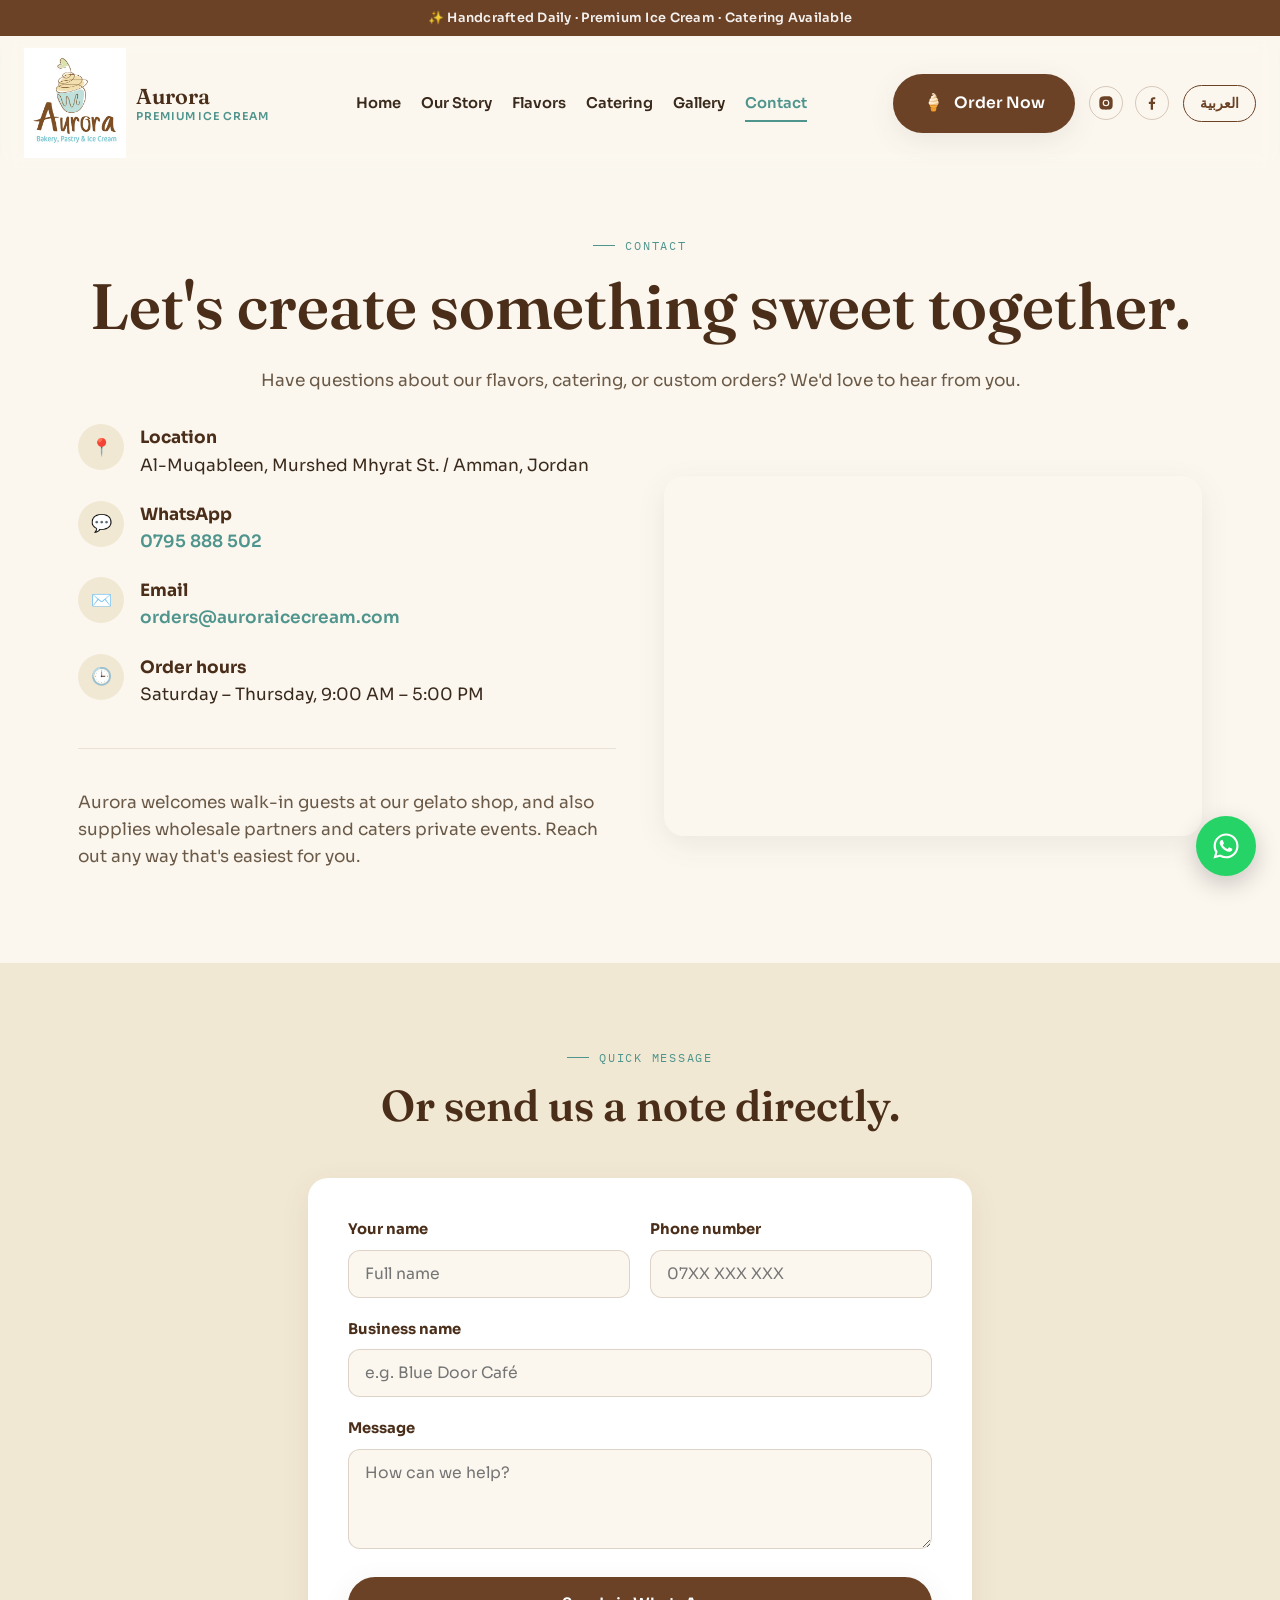
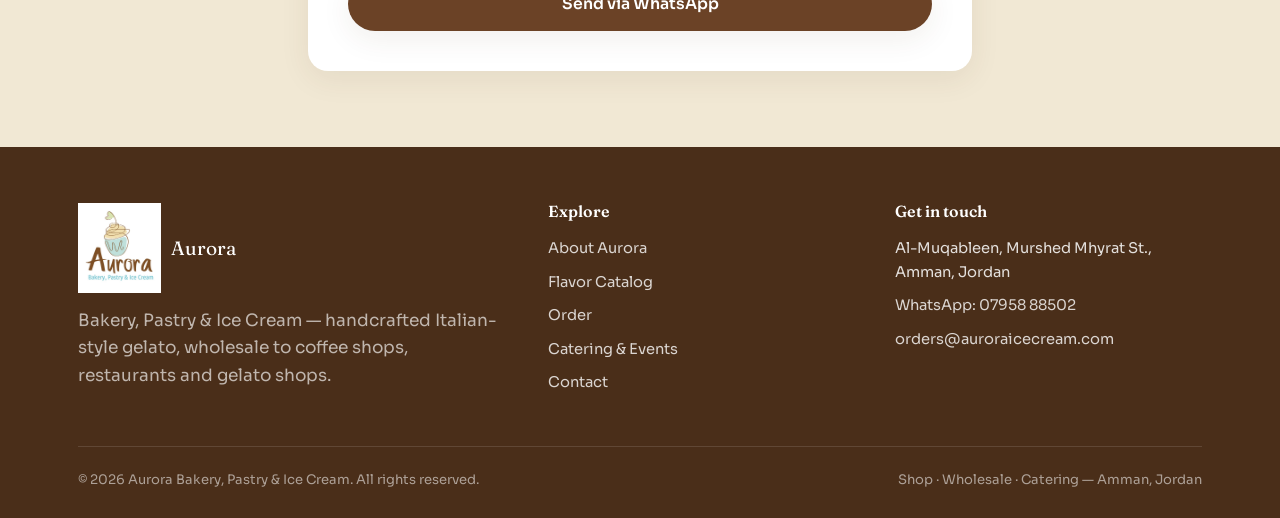
<file: contact.html>
<!DOCTYPE html>
<html lang="en">
<head>
<meta charset="UTF-8">
<meta name="viewport" content="width=device-width, initial-scale=1.0">
<title>Contact Aurora — Wholesale Ice Cream, Amman</title>
<meta name="description" content="Get in touch with Aurora for wholesale Italian ice cream orders. Located in Al-Muqableen, Amman. Reach us by WhatsApp, phone or email.">
<link rel="icon" href="assets/logo.jpg">
<link rel="preconnect" href="https://fonts.googleapis.com">
<link rel="preconnect" href="https://fonts.gstatic.com" crossorigin>
<link href="https://fonts.googleapis.com/css2?family=Fraunces:ital,opsz,wght@0,9..144,500;0,9..144,600;1,9..144,500&family=Sora:wght@400;500;600;700&family=IBM+Plex+Mono:wght@500&family=Cairo:wght@400;500;600;700&display=swap" rel="stylesheet">
<link rel="stylesheet" href="css/main.css">
</head>
<body>

<div class="announce-bar" data-i18n="announce.bar">✨ Handcrafted Daily · Premium Ice Cream · Catering Available</div>
<header class="site-header">
  <div class="nav-inner">
    <a href="index.html" class="brand"><img src="assets/logo.jpg" alt="Aurora logo"><span class="brand-text"><span class="brand-name">Aurora</span><span class="brand-tagline" data-i18n="brand.tagline">Premium Ice Cream</span></span></a>
    <nav class="primary-nav">
      <a href="index.html" data-i18n="nav.home">Home</a>
      <a href="about.html" data-i18n="nav.about">Our Story</a>
      <a href="flavors.html" data-i18n="nav.flavors">Flavors</a>
      <a href="catering.html" data-i18n="nav.catering">Catering</a>
      <a href="gallery.html" data-i18n="nav.gallery">Gallery</a>
      <a href="contact.html" class="active" data-i18n="nav.contact">Contact</a>
    </nav>
    <div class="nav-cta">
      <a href="order.html" class="btn btn-primary"><span class="btn-icon" aria-hidden="true">🍦</span><span class="btn-text" data-i18n="nav.cta.quote">Order Now</span></a>
      <div class="social-icons">
        <a href="https://www.instagram.com/auroraicecream.jo/" target="_blank" rel="noopener" aria-label="Instagram"><svg viewBox="0 0 24 24"><path d="M12 2c2.7 0 3.05.01 4.12.06 1.07.05 1.79.22 2.43.46.66.25 1.22.6 1.77 1.15.55.55.9 1.11 1.15 1.77.24.64.41 1.36.46 2.43.05 1.07.06 1.42.06 4.12s-.01 3.05-.06 4.12c-.05 1.07-.22 1.79-.46 2.43a4.9 4.9 0 0 1-1.15 1.77 4.9 4.9 0 0 1-1.77 1.15c-.64.24-1.36.41-2.43.46-1.07.05-1.42.06-4.12.06s-3.05-.01-4.12-.06c-1.07-.05-1.79-.22-2.43-.46a4.9 4.9 0 0 1-1.77-1.15 4.9 4.9 0 0 1-1.15-1.77c-.24-.64-.41-1.36-.46-2.43C2.01 15.05 2 14.7 2 12s.01-3.05.06-4.12c.05-1.07.22-1.79.46-2.43.25-.66.6-1.22 1.15-1.77A4.9 4.9 0 0 1 5.44 2.53c.64-.24 1.36-.41 2.43-.46C8.95 2.01 9.3 2 12 2zm0 5a5 5 0 1 0 0 10 5 5 0 0 0 0-10zm0 8.2a3.2 3.2 0 1 1 0-6.4 3.2 3.2 0 0 1 0 6.4zm5.2-8.4a1.17 1.17 0 1 1-2.34 0 1.17 1.17 0 0 1 2.34 0z"/></svg></a>
        <a href="https://www.facebook.com/100029105186446" target="_blank" rel="noopener" aria-label="Facebook"><svg viewBox="0 0 24 24"><path d="M13.5 22v-8.5h2.85l.43-3.31H13.5V8.06c0-.96.27-1.61 1.64-1.61h1.75V3.5c-.3-.04-1.34-.13-2.55-.13-2.52 0-4.25 1.54-4.25 4.36v2.44H7.24v3.31h2.85V22h3.41z"/></svg></a>
      </div>
      <button class="lang-toggle" data-i18n="lang.toggle">العربية</button>
      <button class="menu-toggle" aria-label="Toggle menu" aria-expanded="false"><span></span><span></span><span></span></button>
    </div>
  </div>
</header>

<section class="page-hero">
  <div class="wrap">
    <span class="eyebrow" style="justify-content:center" data-i18n="contact.eyebrow">Contact</span>
    <h1 data-i18n="contact.h1.v2">Let's create something sweet together.</h1>
    <p data-i18n="contact.p.v2">Have questions about our flavors, catering, or custom orders? We'd love to hear from you.</p>
  </div>
</section>

<section style="padding-top:10px">
  <div class="wrap two-col">
    <div>
      <ul class="contact-info-list">
        <li>
          <div class="ci-icon">📍</div>
          <div>
            <strong data-i18n="contact.location.title">Location</strong>
            <span data-i18n="contact.location.value">Al-Muqableen, Murshed Mhyrat St. / Amman, Jordan</span>
          </div>
        </li>
        <li>
          <div class="ci-icon">💬</div>
          <div>
            <strong data-i18n="contact.whatsapp.title">WhatsApp</strong>
            <a href="#" data-whatsapp-link data-whatsapp-text="Hello Aurora, I'd like to ask about wholesale ice cream orders." style="color:var(--teal-deep);font-weight:600"><bdi>0795 888 502</bdi></a>
          </div>
        </li>
        <li>
          <div class="ci-icon">✉️</div>
          <div>
            <strong data-i18n="contact.email.title">Email</strong>
            <a href="#" data-email-link style="color:var(--teal-deep);font-weight:600">orders@auroraicecream.com</a>
          </div>
        </li>
        <li>
          <div class="ci-icon">🕒</div>
          <div>
            <strong data-i18n="contact.hours.title">Order hours</strong>
            <span data-i18n="contact.hours.value">Sunday – Thursday, 9:00 AM – 5:00 PM</span>
          </div>
        </li>
      </ul>
      <hr class="divider-line">
      <p data-i18n="contact.note.v2">Aurora welcomes walk-in guests at our gelato shop, and also supplies wholesale partners and caters private events. Reach out any way that's easiest for you.</p>
    </div>
    <iframe class="map-frame" loading="lazy" referrerpolicy="no-referrer-when-downgrade"
      src="https://www.google.com/maps?q=Al-Muqableen,+Murshed+Mhyrat+St,+Amman,+Jordan&output=embed"
      title="Aurora location map"></iframe>
  </div>
</section>

<section class="section-deep">
  <div class="wrap" style="max-width:720px">
    <div class="section-head center">
      <span class="eyebrow" style="justify-content:center" data-i18n="contact.quickmsg.eyebrow">Quick message</span>
      <h2 data-i18n="contact.quickmsg.h2">Or send us a note directly.</h2>
    </div>
    <form class="form-card" data-whatsapp-form>
      <div class="form-grid-2">
        <div class="form-row">
          <label for="c-name" data-i18n="contact.label.name">Your name</label>
          <input type="text" id="c-name" name="name" data-label="Name" placeholder="Full name" required>
        </div>
        <div class="form-row">
          <label for="c-phone" data-i18n="contact.label.phone">Phone number</label>
          <input type="tel" id="c-phone" name="phone" data-label="Phone" placeholder="07XX XXX XXX" required>
        </div>
      </div>
      <div class="form-row">
        <label for="c-business" data-i18n="contact.label.business">Business name</label>
        <input type="text" id="c-business" name="business" data-label="Business" placeholder="e.g. Blue Door Café">
      </div>
      <div class="form-row">
        <label for="c-message" data-i18n="contact.label.message">Message</label>
        <textarea id="c-message" name="message" data-label="Message" placeholder="How can we help?" required></textarea>
      </div>
      <button type="submit" class="btn btn-primary btn-block" data-i18n="contact.submit">Send via WhatsApp</button>
      <div class="form-status"></div>
    </form>
  </div>
</section>

<footer>
  <div class="wrap">
    <div class="footer-grid">
      <div>
        <div class="footer-brand"><img src="assets/logo.jpg" alt="Aurora logo"><span>Aurora</span></div>
        <p style="color:rgba(255,255,255,0.65)" data-i18n="footer.tagline">Bakery, Pastry &amp; Ice Cream — handcrafted Italian-style gelato, wholesale to coffee shops, restaurants and gelato shops.</p>
      </div>
      <div>
        <h4 data-i18n="footer.explore">Explore</h4>
        <ul class="footer-list">
          <li><a href="about.html" data-i18n="footer.about">About Aurora</a></li>
          <li><a href="flavors.html" data-i18n="footer.catalog">Flavor Catalog</a></li>
          <li><a href="order.html" data-i18n="footer.order">Order</a></li>
          <li><a href="catering.html" data-i18n="footer.catering">Catering & Events</a></li>
          <li><a href="contact.html" data-i18n="footer.contact">Contact</a></li>
        </ul>
      </div>
      <div>
        <h4 data-i18n="footer.touch">Get in touch</h4>
        <ul class="footer-list">
          <li data-i18n="footer.location">Al-Muqableen, Murshed Mhyrat St., Amman, Jordan</li>
          <li><a href="#" data-whatsapp-link data-whatsapp-text="Hello Aurora, I'd like to ask about wholesale ice cream orders."><span data-i18n="footer.whatsapp.label">WhatsApp:</span> <bdi>07958 88502</bdi></a></li>
          <li><a href="#" data-email-link>orders@auroraicecream.com</a></li>
        </ul>
      </div>
    </div>
    <div class="footer-bottom">
      <span>© <span data-year></span> <span data-i18n="footer.rights">Aurora Bakery, Pastry &amp; Ice Cream. All rights reserved.</span></span>
      <span data-i18n="footer.tagline2">Shop · Wholesale · Catering — Amman, Jordan</span>
    </div>
  </div>
</footer>

<a href="#" class="wa-float" data-whatsapp-link data-whatsapp-text="Hello Aurora, I'd like to ask about wholesale ice cream orders." aria-label="Chat on WhatsApp">
  <svg width="30" height="30" viewBox="0 0 24 24" fill="white"><path d="M12.04 2c-5.5 0-9.96 4.46-9.96 9.96 0 1.76.46 3.48 1.34 5L2 22l5.2-1.36a9.94 9.94 0 0 0 4.84 1.24h.01c5.5 0 9.96-4.46 9.96-9.96S17.55 2 12.04 2zm0 18.1h-.01a8.2 8.2 0 0 1-4.18-1.15l-.3-.18-3.09.81.82-3-.2-.31a8.22 8.22 0 0 1-1.26-4.37c0-4.54 3.7-8.24 8.25-8.24 2.2 0 4.27.86 5.83 2.42a8.18 8.18 0 0 1 2.41 5.83c0 4.54-3.7 8.24-8.25 8.24zm4.52-6.17c-.25-.12-1.47-.72-1.7-.81-.23-.08-.4-.12-.56.13-.17.25-.65.81-.79.97-.15.17-.29.19-.54.06-.25-.12-1.05-.39-2-1.23-.74-.66-1.24-1.47-1.39-1.72-.14-.25-.02-.38.11-.51.11-.11.25-.29.37-.43.12-.14.16-.25.25-.41.08-.17.04-.31-.02-.43-.06-.12-.56-1.35-.77-1.85-.2-.48-.41-.42-.56-.43-.14 0-.31-.01-.48-.01-.17 0-.43.06-.66.31-.23.25-.86.85-.86 2.06 0 1.22.89 2.4 1.01 2.56.12.17 1.75 2.67 4.24 3.74.59.26 1.05.41 1.41.52.59.19 1.13.16 1.56.1.48-.07 1.47-.6 1.67-1.18.21-.58.21-1.07.15-1.18-.06-.1-.23-.17-.48-.29z"/></svg>
</a>

<script src="js/i18n.js"></script>
<script src="js/main.js"></script>
</body>
</html>
</file>
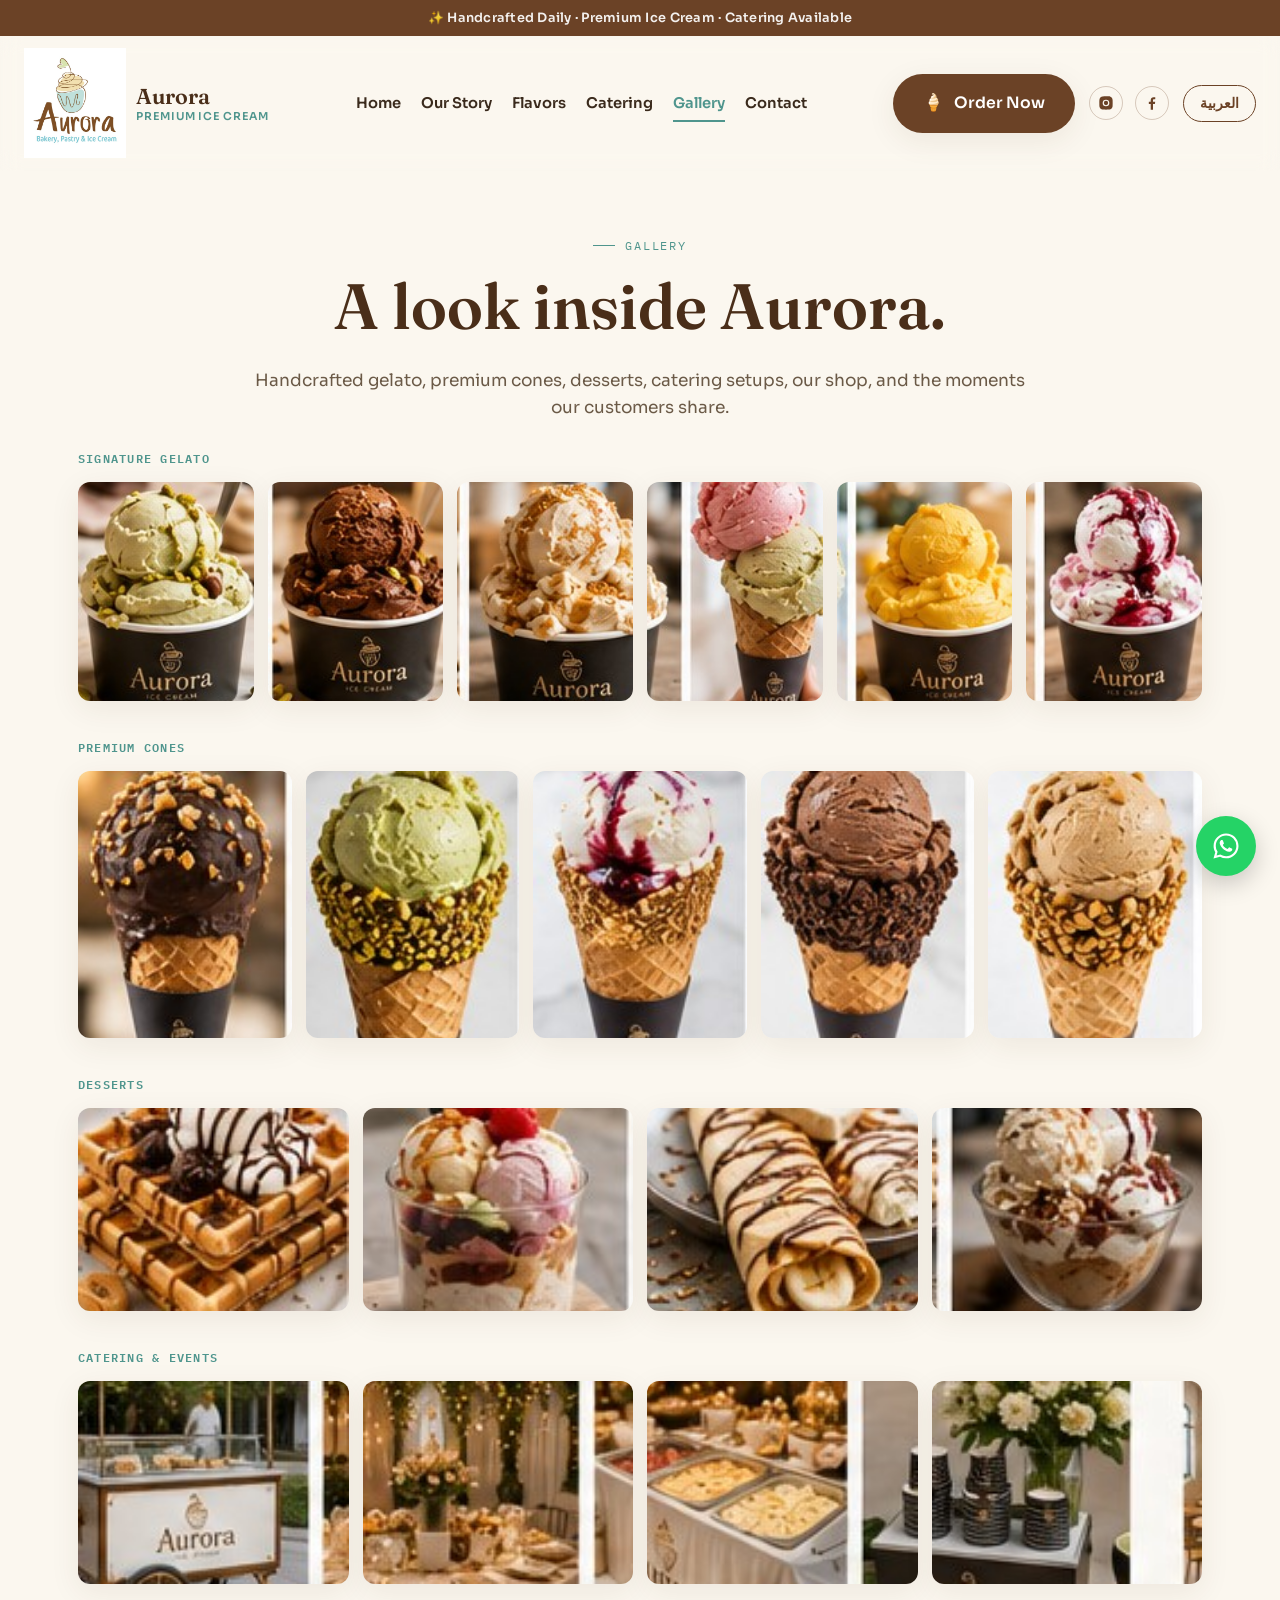
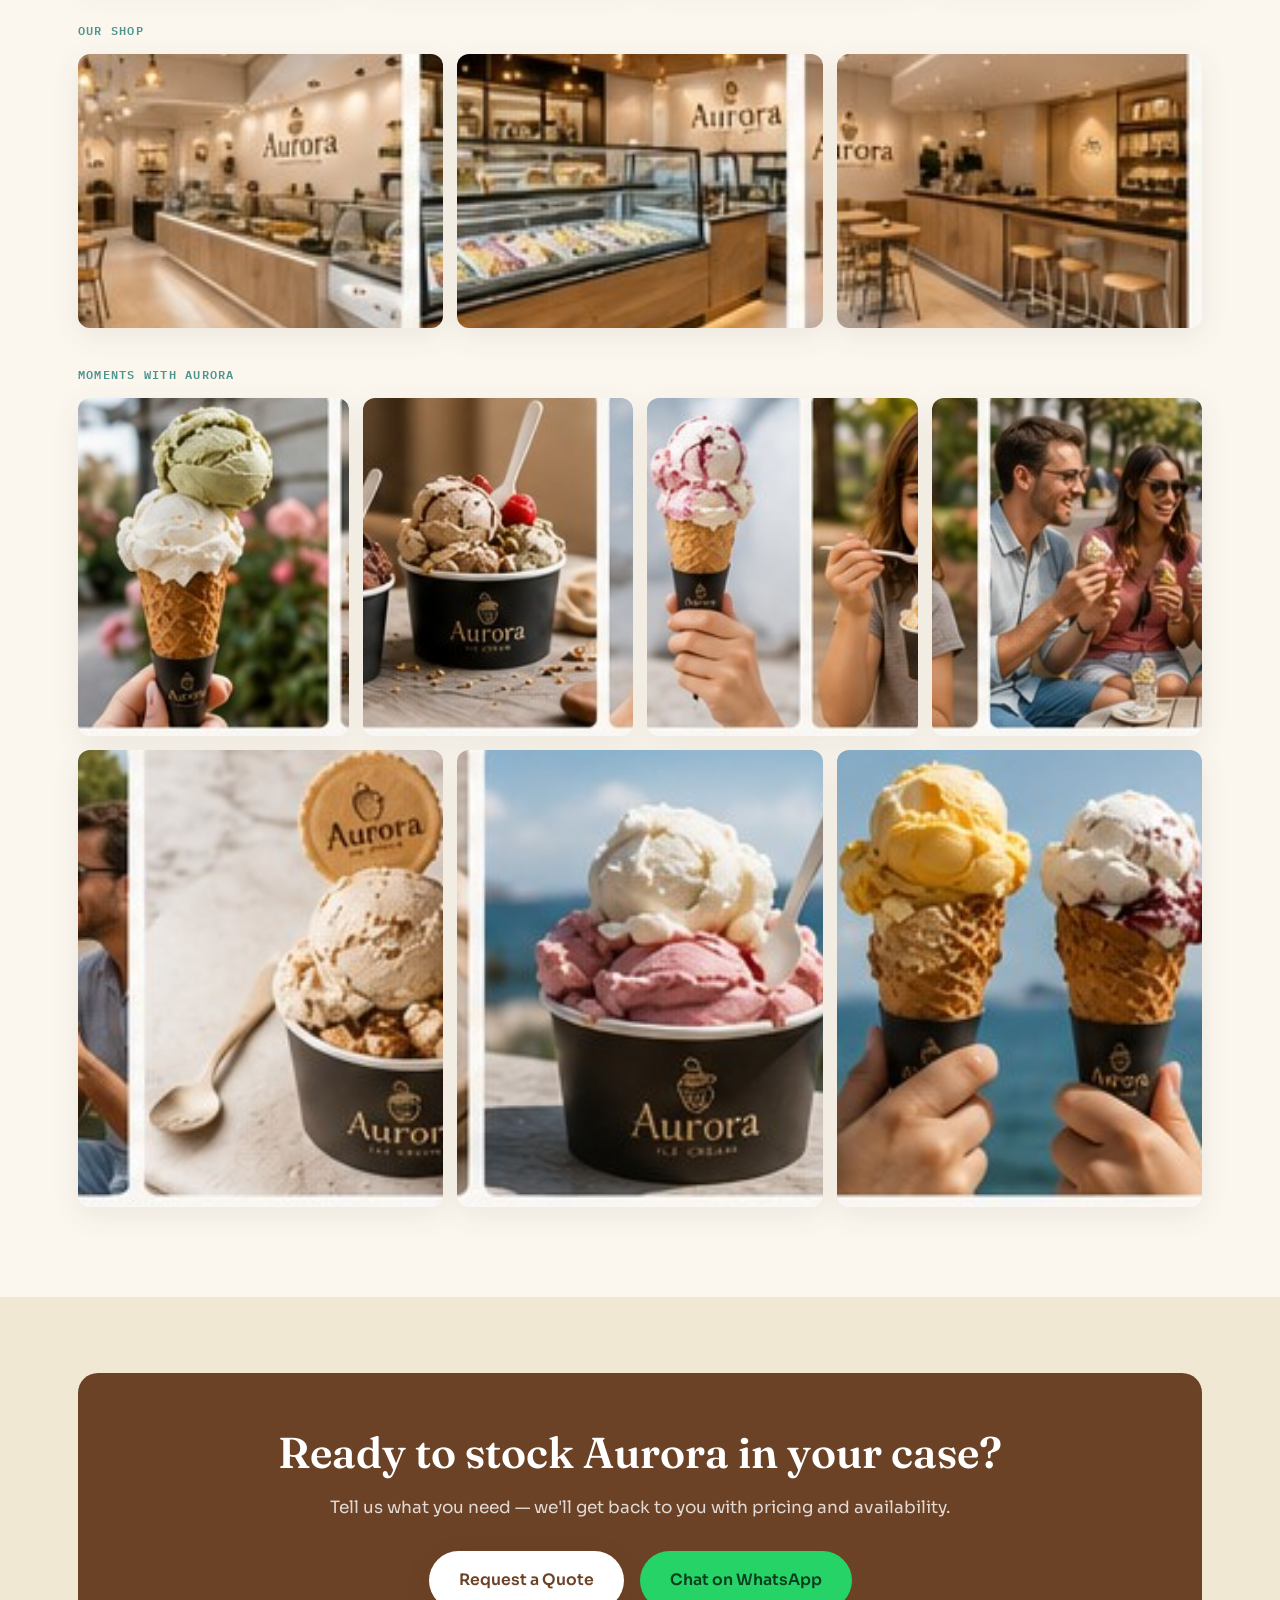
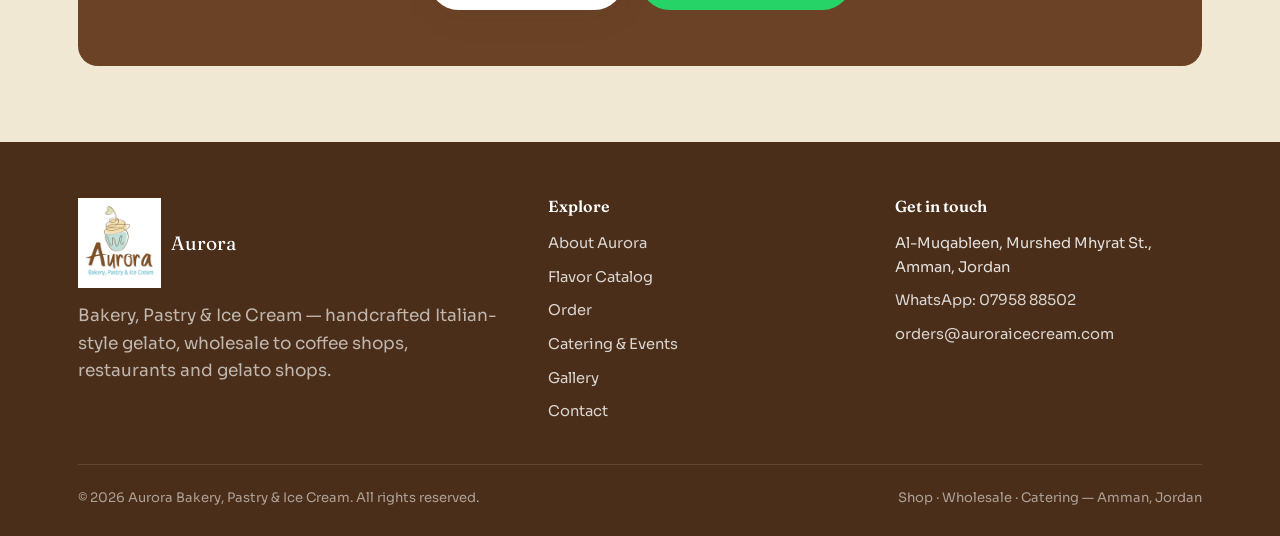
<file: gallery.html>
<!DOCTYPE html>
<html lang="en">
<head>
<meta charset="UTF-8">
<meta name="viewport" content="width=device-width, initial-scale=1.0">
<title>Gallery — Aurora Premium Ice Cream</title>
<meta name="description" content="A look at Aurora's handcrafted gelato, premium cones, desserts, catering setups, our shop, and the moments our customers share.">
<link rel="icon" href="assets/logo.jpg">
<link rel="preconnect" href="https://fonts.googleapis.com">
<link rel="preconnect" href="https://fonts.gstatic.com" crossorigin>
<link href="https://fonts.googleapis.com/css2?family=Fraunces:ital,opsz,wght@0,9..144,500;0,9..144,600;1,9..144,500&family=Sora:wght@400;500;600;700&family=IBM+Plex+Mono:wght@500&family=Cairo:wght@400;500;600;700&display=swap" rel="stylesheet">
<link rel="stylesheet" href="css/main.css">
</head>
<body>

<div class="announce-bar" data-i18n="announce.bar">✨ Handcrafted Daily · Premium Ice Cream · Catering Available</div>
<header class="site-header">
  <div class="nav-inner">
    <a href="index.html" class="brand"><img src="assets/logo.jpg" alt="Aurora logo"><span class="brand-text"><span class="brand-name">Aurora</span><span class="brand-tagline" data-i18n="brand.tagline">Premium Ice Cream</span></span></a>
    <nav class="primary-nav">
      <a href="index.html" data-i18n="nav.home">Home</a>
      <a href="about.html" data-i18n="nav.about">Our Story</a>
      <a href="flavors.html" data-i18n="nav.flavors">Flavors</a>
      <a href="catering.html" data-i18n="nav.catering">Catering</a>
      <a href="gallery.html" class="active" data-i18n="nav.gallery">Gallery</a>
      <a href="contact.html" data-i18n="nav.contact">Contact</a>
    </nav>
    <div class="nav-cta">
      <a href="order.html" class="btn btn-primary"><span class="btn-icon" aria-hidden="true">🍦</span><span class="btn-text" data-i18n="nav.cta.quote">Order Now</span></a>
      <div class="social-icons">
        <a href="https://www.instagram.com/auroraicecream.jo/" target="_blank" rel="noopener" aria-label="Instagram"><svg viewBox="0 0 24 24"><path d="M12 2c2.7 0 3.05.01 4.12.06 1.07.05 1.79.22 2.43.46.66.25 1.22.6 1.77 1.15.55.55.9 1.11 1.15 1.77.24.64.41 1.36.46 2.43.05 1.07.06 1.42.06 4.12s-.01 3.05-.06 4.12c-.05 1.07-.22 1.79-.46 2.43a4.9 4.9 0 0 1-1.15 1.77 4.9 4.9 0 0 1-1.77 1.15c-.64.24-1.36.41-2.43.46-1.07.05-1.42.06-4.12.06s-3.05-.01-4.12-.06c-1.07-.05-1.79-.22-2.43-.46a4.9 4.9 0 0 1-1.77-1.15 4.9 4.9 0 0 1-1.15-1.77c-.24-.64-.41-1.36-.46-2.43C2.01 15.05 2 14.7 2 12s.01-3.05.06-4.12c.05-1.07.22-1.79.46-2.43.25-.66.6-1.22 1.15-1.77A4.9 4.9 0 0 1 5.44 2.53c.64-.24 1.36-.41 2.43-.46C8.95 2.01 9.3 2 12 2zm0 5a5 5 0 1 0 0 10 5 5 0 0 0 0-10zm0 8.2a3.2 3.2 0 1 1 0-6.4 3.2 3.2 0 0 1 0 6.4zm5.2-8.4a1.17 1.17 0 1 1-2.34 0 1.17 1.17 0 0 1 2.34 0z"/></svg></a>
        <a href="https://www.facebook.com/100029105186446" target="_blank" rel="noopener" aria-label="Facebook"><svg viewBox="0 0 24 24"><path d="M13.5 22v-8.5h2.85l.43-3.31H13.5V8.06c0-.96.27-1.61 1.64-1.61h1.75V3.5c-.3-.04-1.34-.13-2.55-.13-2.52 0-4.25 1.54-4.25 4.36v2.44H7.24v3.31h2.85V22h3.41z"/></svg></a>
      </div>
      <button class="lang-toggle" data-i18n="lang.toggle">العربية</button>
      <button class="menu-toggle" aria-label="Toggle menu" aria-expanded="false"><span></span><span></span><span></span></button>
    </div>
  </div>
</header>

<section class="page-hero">
  <div class="wrap">
    <span class="eyebrow" style="justify-content:center" data-i18n="gallery.eyebrow">Gallery</span>
    <h1 data-i18n="gallery.h1">A look inside Aurora.</h1>
    <p data-i18n="gallery.p">Handcrafted gelato, premium cones, desserts, catering setups, our shop, and the moments our customers share.</p>
  </div>
</section>

<section style="padding-top:10px">
  <div class="wrap">

    <h3 class="gallery-section-title" data-i18n="gallery.section.gelato">Signature Gelato</h3>
    <div class="masonry-row">
      <img src="assets/gallery/gelato-1.jpg" alt="Aurora gelato cup">
      <img src="assets/gallery/gelato-2.jpg" alt="Aurora gelato cup">
      <img src="assets/gallery/gelato-3.jpg" alt="Aurora gelato cup">
      <img src="assets/gallery/gelato-4.jpg" alt="Aurora gelato cone">
      <img src="assets/gallery/gelato-5.jpg" alt="Aurora gelato cup">
      <img src="assets/gallery/gelato-6.jpg" alt="Aurora gelato cup">
    </div>

    <h3 class="gallery-section-title" data-i18n="gallery.section.cones">Premium Cones</h3>
    <div class="masonry-row">
      <img src="assets/gallery/cones-1.jpg" alt="Aurora premium cone">
      <img src="assets/gallery/cones-2.jpg" alt="Aurora premium cone">
      <img src="assets/gallery/cones-3.jpg" alt="Aurora premium cone">
      <img src="assets/gallery/cones-4.jpg" alt="Aurora premium cone">
      <img src="assets/gallery/cones-5.jpg" alt="Aurora premium cone">
    </div>

    <h3 class="gallery-section-title" data-i18n="gallery.section.desserts">Desserts</h3>
    <div class="masonry-row wide">
      <img src="assets/gallery/desserts-1.jpg" alt="Aurora dessert creation">
      <img src="assets/gallery/desserts-2.jpg" alt="Aurora dessert creation">
      <img src="assets/gallery/desserts-3.jpg" alt="Aurora dessert creation">
      <img src="assets/gallery/desserts-4.jpg" alt="Aurora dessert creation">
    </div>

    <h3 class="gallery-section-title" data-i18n="gallery.section.catering">Catering &amp; Events</h3>
    <div class="masonry-row wide">
      <img src="assets/gallery/catering-1.jpg" alt="Aurora catering setup">
      <img src="assets/gallery/catering-2.jpg" alt="Aurora catering setup">
      <img src="assets/gallery/catering-3.jpg" alt="Aurora catering setup">
      <img src="assets/gallery/catering-4.jpg" alt="Aurora catering setup">
    </div>

    <h3 class="gallery-section-title" data-i18n="gallery.section.shop">Our Shop</h3>
    <div class="masonry-row wide">
      <img src="assets/gallery/shop-1.jpg" alt="Aurora gelato shop interior">
      <img src="assets/gallery/shop-2.jpg" alt="Aurora gelato shop interior">
      <img src="assets/gallery/shop-3.jpg" alt="Aurora gelato shop interior">
    </div>

    <h3 class="gallery-section-title" data-i18n="gallery.section.lifestyle">Moments with Aurora</h3>
    <div class="masonry-row">
      <img src="assets/gallery/lifestyle-1.jpg" alt="Enjoying Aurora gelato">
      <img src="assets/gallery/lifestyle-2.jpg" alt="Enjoying Aurora gelato">
      <img src="assets/gallery/lifestyle-3.jpg" alt="Enjoying Aurora gelato">
      <img src="assets/gallery/lifestyle-4.jpg" alt="Enjoying Aurora gelato">
    </div>
    <div class="masonry-row" style="margin-top:14px">
      <img src="assets/gallery/lifestyle-5.jpg" alt="Enjoying Aurora gelato">
      <img src="assets/gallery/lifestyle-6.jpg" alt="Enjoying Aurora gelato">
      <img src="assets/gallery/lifestyle-7.jpg" alt="Enjoying Aurora gelato">
    </div>

  </div>
</section>

<section class="section-deep">
  <div class="wrap">
    <div class="cta-band">
      <h2 data-i18n="home.cta2.h2">Ready to stock Aurora in your case?</h2>
      <p data-i18n="home.cta2.p">Tell us what you need — we'll get back to you with pricing and availability.</p>
      <div class="hero-actions">
        <a href="order.html" class="btn btn-primary" style="background:var(--white);color:var(--brown)" data-i18n="home.cta.quote">Request a Quote</a>
        <a href="#" data-whatsapp-link data-whatsapp-text="Hello Aurora, I'd like to ask about wholesale ice cream orders." class="btn btn-whatsapp" data-i18n="home.cta.whatsapp">Chat on WhatsApp</a>
      </div>
    </div>
  </div>
</section>

<footer>
  <div class="wrap">
    <div class="footer-grid">
      <div>
        <div class="footer-brand"><img src="assets/logo.jpg" alt="Aurora logo"><span>Aurora</span></div>
        <p style="color:rgba(255,255,255,0.65)" data-i18n="footer.tagline">Bakery, Pastry &amp; Ice Cream — handcrafted Italian-style gelato, wholesale to coffee shops, restaurants and gelato shops.</p>
      </div>
      <div>
        <h4 data-i18n="footer.explore">Explore</h4>
        <ul class="footer-list">
          <li><a href="about.html" data-i18n="footer.about">About Aurora</a></li>
          <li><a href="flavors.html" data-i18n="footer.catalog">Flavor Catalog</a></li>
          <li><a href="order.html" data-i18n="footer.order">Order</a></li>
          <li><a href="catering.html" data-i18n="footer.catering">Catering & Events</a></li>
          <li><a href="gallery.html" data-i18n="nav.gallery">Gallery</a></li>
          <li><a href="contact.html" data-i18n="footer.contact">Contact</a></li>
        </ul>
      </div>
      <div>
        <h4 data-i18n="footer.touch">Get in touch</h4>
        <ul class="footer-list">
          <li data-i18n="footer.location">Al-Muqableen, Murshed Mhyrat St., Amman, Jordan</li>
          <li><a href="#" data-whatsapp-link data-whatsapp-text="Hello Aurora, I'd like to ask about wholesale ice cream orders."><span data-i18n="footer.whatsapp.label">WhatsApp:</span> <bdi>07958 88502</bdi></a></li>
          <li><a href="#" data-email-link>orders@auroraicecream.com</a></li>
        </ul>
      </div>
    </div>
    <div class="footer-bottom">
      <span>© <span data-year></span> <span data-i18n="footer.rights">Aurora Bakery, Pastry &amp; Ice Cream. All rights reserved.</span></span>
      <span data-i18n="footer.tagline2">Shop · Wholesale · Catering — Amman, Jordan</span>
    </div>
  </div>
</footer>

<a href="#" class="wa-float" data-whatsapp-link data-whatsapp-text="Hello Aurora, I'd like to ask about wholesale ice cream orders." aria-label="Chat on WhatsApp">
  <svg width="30" height="30" viewBox="0 0 24 24" fill="white"><path d="M12.04 2c-5.5 0-9.96 4.46-9.96 9.96 0 1.76.46 3.48 1.34 5L2 22l5.2-1.36a9.94 9.94 0 0 0 4.84 1.24h.01c5.5 0 9.96-4.46 9.96-9.96S17.55 2 12.04 2zm0 18.1h-.01a8.2 8.2 0 0 1-4.18-1.15l-.3-.18-3.09.81.82-3-.2-.31a8.22 8.22 0 0 1-1.26-4.37c0-4.54 3.7-8.24 8.25-8.24 2.2 0 4.27.86 5.83 2.42a8.18 8.18 0 0 1 2.41 5.83c0 4.54-3.7 8.24-8.25 8.24zm4.52-6.17c-.25-.12-1.47-.72-1.7-.81-.23-.08-.4-.12-.56.13-.17.25-.65.81-.79.97-.15.17-.29.19-.54.06-.25-.12-1.05-.39-2-1.23-.74-.66-1.24-1.47-1.39-1.72-.14-.25-.02-.38.11-.51.11-.11.25-.29.37-.43.12-.14.16-.25.25-.41.08-.17.04-.31-.02-.43-.06-.12-.56-1.35-.77-1.85-.2-.48-.41-.42-.56-.43-.14 0-.31-.01-.48-.01-.17 0-.43.06-.66.31-.23.25-.86.85-.86 2.06 0 1.22.89 2.4 1.01 2.56.12.17 1.75 2.67 4.24 3.74.59.26 1.05.41 1.41.52.59.19 1.13.16 1.56.1.48-.07 1.47-.6 1.67-1.18.21-.58.21-1.07.15-1.18-.06-.1-.23-.17-.48-.29z"/></svg>
</a>

<script src="js/i18n.js"></script>
<script src="js/main.js"></script>
</body>
</html>
</file>
<file: css/main.css>
/* =========================================================
   AURORA — Bakery, Pastry & Ice Cream
   Design tokens
   Color   — cream #FBF7EF · cream-deep #F1E9D8 · ink #3A2A1C
             brown #6B4226 · teal #7FC4BD · teal-deep #4F958D
             sage #B9D189 · gold #E9C77E
   Type    — Display: 'Fraunces' (warm italic serif, Italian gelateria feel)
             Body:    'Sora' (clean geometric sans)
             Mono:    'IBM Plex Mono' (product codes / eyebrows)
   Signature — hand-drawn single-line swirl motif echoing the logo's
             line-art scoop, used as section dividers & markers
   ========================================================= */

:root {
  --cream: #FBF7EF;
  --cream-deep: #F1E8D4;
  --ink: #3A2A1C;
  --ink-soft: #6B5A47;
  --brown: #6B4226;
  --brown-deep: #4A2E19;
  --teal: #7FC4BD;
  --teal-deep: #4F958D;
  --sage: #B9D189;
  --sage-deep: #93AC66;
  --gold: #E9C77E;
  --white: #FFFFFF;

  --font-display: 'Fraunces', serif;
  --font-body: 'Sora', sans-serif;
  --font-mono: 'IBM Plex Mono', monospace;

  --radius: 20px;
  --radius-sm: 12px;
  --shadow: 0 8px 30px rgba(74, 46, 25, 0.08);
  --shadow-hover: 0 14px 40px rgba(74, 46, 25, 0.14);
  --maxw: 1180px;
}

* { box-sizing: border-box; }
html { scroll-behavior: smooth; }

@media (prefers-reduced-motion: reduce) {
  html { scroll-behavior: auto; }
  *, *::before, *::after {
    animation-duration: 0.01ms !important;
    animation-iteration-count: 1 !important;
    transition-duration: 0.01ms !important;
    scroll-behavior: auto !important;
  }
}

body {
  margin: 0;
  background: var(--cream);
  color: var(--ink);
  font-family: var(--font-body);
  font-size: 17px;
  line-height: 1.6;
  -webkit-font-smoothing: antialiased;
}

img { max-width: 100%; display: block; }
a { color: inherit; text-decoration: none; }

h1, h2, h3, h4 {
  font-family: var(--font-display);
  font-weight: 600;
  color: var(--brown-deep);
  margin: 0 0 0.4em;
  line-height: 1.12;
}

h1 { font-size: clamp(2.4rem, 5vw, 4rem); font-weight: 600; }
h2 { font-size: clamp(1.9rem, 3.4vw, 2.7rem); }
h3 { font-size: 1.35rem; }

p { margin: 0 0 1em; color: var(--ink-soft); }

.italic-accent {
  font-style: italic;
  color: var(--teal-deep);
}

.wrap {
  max-width: var(--maxw);
  margin: 0 auto;
  padding: 0 28px;
}

.eyebrow {
  font-family: var(--font-mono);
  font-size: 0.78rem;
  letter-spacing: 0.14em;
  text-transform: uppercase;
  color: var(--teal-deep);
  display: inline-flex;
  align-items: center;
  gap: 10px;
  margin-bottom: 14px;
}
.eyebrow::before {
  content: '';
  width: 22px;
  height: 1px;
  background: var(--teal-deep);
  display: inline-block;
}

/* ---------- Buttons ---------- */
.btn {
  display: inline-flex;
  align-items: center;
  gap: 10px;
  font-family: var(--font-body);
  font-weight: 600;
  font-size: 0.98rem;
  padding: 15px 28px;
  border-radius: 999px;
  border: 2px solid transparent;
  cursor: pointer;
  transition: transform 0.18s ease, box-shadow 0.18s ease, background 0.18s ease, color 0.18s ease;
}
.btn:active { transform: translateY(1px); }

.btn-primary {
  background: var(--brown);
  color: var(--white);
  box-shadow: var(--shadow);
}
.btn-primary:hover { background: var(--brown-deep); box-shadow: var(--shadow-hover); transform: translateY(-2px); }

.btn-whatsapp {
  background: #25D366;
  color: #0b3d20;
}
.btn-whatsapp:hover { background: #1ebd5a; transform: translateY(-2px); box-shadow: var(--shadow-hover); }

.btn-outline {
  background: transparent;
  border-color: var(--brown);
  color: var(--brown);
}
.btn-outline:hover { background: var(--brown); color: var(--white); }

.btn-block { width: 100%; justify-content: center; }

/* ---------- Header / Nav ---------- */
header.site-header {
  position: sticky;
  top: 0;
  z-index: 100;
  background: rgba(251, 247, 239, 0.88);
  backdrop-filter: blur(10px);
  border-bottom: 1px solid rgba(107, 66, 38, 0.08);
}
.nav-inner {
  max-width: 1400px;
  margin: 0 auto;
  padding: 12px 24px;
  display: flex;
  align-items: center;
  justify-content: space-between;
  gap: 16px;
}
.brand {
  display: flex;
  align-items: center;
  gap: 10px;
  font-family: var(--font-display);
  font-weight: 600;
  font-size: 1.3rem;
  color: var(--brown-deep);
}
.brand img { height: 110px; width: auto; }

nav.primary-nav { display: flex; align-items: center; gap: 20px; flex-shrink: 0; }
nav.primary-nav a {
  font-size: 0.92rem;
  font-weight: 600;
  color: var(--ink);
  position: relative;
  padding: 4px 0;
  white-space: nowrap;
}
nav.primary-nav a::after {
  content: '';
  position: absolute;
  left: 0; right: 0; bottom: -3px;
  height: 2px;
  background: var(--teal-deep);
  transform: scaleX(0);
  transform-origin: left;
  transition: transform 0.2s ease;
}
nav.primary-nav a:hover::after,
nav.primary-nav a.active::after { transform: scaleX(1); }
nav.primary-nav a.active { color: var(--teal-deep); }

.nav-cta { display: flex; align-items: center; gap: 14px; }
.menu-toggle {
  display: none;
  background: none;
  border: none;
  cursor: pointer;
  padding: 8px;
}
.menu-toggle span {
  display: block;
  width: 24px;
  height: 2px;
  background: var(--brown-deep);
  margin: 5px 0;
  transition: 0.2s;
}

@media (max-width: 1180px) {
  nav.primary-nav {
    position: absolute;
    top: 100%; left: 0; right: 0;
    background: var(--cream);
    flex-direction: column;
    align-items: flex-start;
    gap: 0;
    padding: 8px 28px 20px;
    border-bottom: 1px solid rgba(107,66,38,0.1);
    transform: translateY(-130%);
    transition: transform 0.25s ease;
  }
  nav.primary-nav.open { transform: translateY(0); }
  nav.primary-nav a { padding: 12px 0; width: 100%; white-space: normal; }
  .menu-toggle { display: block; }
  .nav-cta .btn span.btn-text { display: none; }
  .nav-cta .social-icons { display: none; }
}

/* ---------- Hero ---------- */
.hero {
  padding: 64px 0 40px;
  overflow: hidden;
}
.hero-inner {
  display: grid;
  grid-template-columns: 1.1fr 0.9fr;
  gap: 48px;
  align-items: center;
}
.hero h1 { margin-bottom: 20px; }
.hero-lede { font-size: 1.15rem; max-width: 46ch; }
.hero-actions { display: flex; gap: 16px; flex-wrap: wrap; margin-top: 30px; }
.hero-art {
  position: relative;
  background: var(--white);
  border-radius: var(--radius);
  padding: 30px;
  box-shadow: var(--shadow);
  justify-self: center;
}
.hero-art img { width: 100%; max-width: 340px; margin: 0 auto; }

/* ---------- Photo treatments ---------- */
.hero-photo {
  position: relative;
  border-radius: var(--radius);
  overflow: hidden;
  box-shadow: var(--shadow);
  aspect-ratio: 4/5;
}
.hero-photo img { width: 100%; height: 100%; object-fit: cover; }
.hero-photo-badge {
  position: absolute;
  bottom: -18px;
  left: -18px;
  background: var(--white);
  border-radius: 50%;
  padding: 10px;
  box-shadow: var(--shadow-hover);
  width: 92px; height: 92px;
}
@media (max-width: 900px) {
  .hero-photo-badge { left: 50%; transform: translateX(-50%); bottom: -20px; }
}

.card-photo {
  overflow: hidden;
  padding: 0 !important;
}
.card-photo .photo-frame { aspect-ratio: 4/3; overflow: hidden; }
.card-photo .photo-frame img { width: 100%; height: 100%; object-fit: cover; transition: transform 0.4s ease; }
.card-photo:hover .photo-frame img { transform: scale(1.06); }
.card-photo .card-photo-body { padding: 26px; }

.photo-panel {
  border-radius: var(--radius);
  overflow: hidden;
  box-shadow: var(--shadow);
}
.photo-panel img { width: 100%; height: 100%; object-fit: cover; display: block; }

.about-photo-grid {
  display: grid;
  grid-template-columns: 1.2fr 0.8fr;
  gap: 18px;
}
.about-photo-grid .photo-panel:first-child { aspect-ratio: 3/4; }
.about-photo-grid .photo-panel:last-child { aspect-ratio: 3/4; align-self: end; }
@media (max-width: 620px) {
  .about-photo-grid { grid-template-columns: 1fr 1fr; }
}

.banner-photo {
  border-radius: var(--radius);
  overflow: hidden;
  box-shadow: var(--shadow);
  aspect-ratio: 21/8;
  margin-bottom: 20px;
}
.banner-photo img { width: 100%; height: 100%; object-fit: cover; }
@media (max-width: 700px) { .banner-photo { aspect-ratio: 4/3; } }

@media (max-width: 900px) {
  .hero-inner { grid-template-columns: 1fr; text-align: center; }
  .hero-lede { margin-left: auto; margin-right: auto; }
  .hero-actions { justify-content: center; }
  .eyebrow { justify-content: center; }
}

/* ---------- Sections ---------- */
section { padding: 76px 0; }
.section-deep { background: var(--cream-deep); }
.section-head { max-width: 640px; margin-bottom: 48px; }
.section-head.center { margin-left: auto; margin-right: auto; text-align: center; }

/* swirl divider — signature element */
.swirl-divider {
  display: block;
  width: 120px;
  height: 40px;
  margin: 0 auto 28px;
  opacity: 0.85;
}

/* ---------- Cards / grids ---------- */
.grid-3 { display: grid; grid-template-columns: repeat(3, 1fr); gap: 26px; }
.grid-4 { display: grid; grid-template-columns: repeat(4, 1fr); gap: 22px; }
@media (max-width: 900px) { .grid-3 { grid-template-columns: 1fr 1fr; } .grid-4 { grid-template-columns: 1fr 1fr; } }
@media (max-width: 560px) { .grid-3 { grid-template-columns: 1fr; } .grid-4 { grid-template-columns: 1fr; } }

.card {
  background: var(--white);
  border-radius: var(--radius);
  padding: 30px;
  box-shadow: var(--shadow);
  transition: transform 0.2s ease, box-shadow 0.2s ease;
}
.card:hover { transform: translateY(-4px); box-shadow: var(--shadow-hover); }
.card .icon-dot {
  width: 52px; height: 52px;
  border-radius: 50%;
  display: flex; align-items: center; justify-content: center;
  margin-bottom: 18px;
  font-size: 1.5rem;
}

/* ---------- Steps (real sequence -> numbered) ---------- */
.steps { display: grid; grid-template-columns: repeat(3, 1fr); gap: 26px; counter-reset: step; }
@media (max-width: 800px) { .steps { grid-template-columns: 1fr; } }
.step {
  position: relative;
  padding: 32px 26px 26px;
  background: var(--white);
  border-radius: var(--radius);
  box-shadow: var(--shadow);
}
.step::before {
  counter-increment: step;
  content: counter(step, decimal-leading-zero);
  font-family: var(--font-mono);
  font-size: 0.85rem;
  color: var(--teal-deep);
  background: var(--cream-deep);
  padding: 4px 10px;
  border-radius: 999px;
  display: inline-block;
  margin-bottom: 14px;
}

/* ---------- Flavor tiers ---------- */
.tier-tabs {
  display: flex;
  gap: 10px;
  justify-content: center;
  margin-bottom: 40px;
  flex-wrap: wrap;
}
.tier-tab {
  font-family: var(--font-body);
  font-weight: 700;
  font-size: 0.95rem;
  padding: 12px 22px;
  border-radius: 999px;
  border: 2px solid var(--brown);
  background: transparent;
  color: var(--brown);
  cursor: pointer;
  transition: 0.18s ease;
}
.tier-tab.active, .tier-tab:hover { background: var(--brown); color: var(--white); }

.tier-panel { display: none; }
.tier-panel.active { display: block; }

.tier-note {
  text-align: center;
  max-width: 560px;
  margin: 0 auto 36px;
  color: var(--ink-soft);
  font-size: 0.95rem;
}

.flavor-grid {
  display: grid;
  grid-template-columns: repeat(3, 1fr);
  gap: 18px;
}
@media (max-width: 860px) { .flavor-grid { grid-template-columns: repeat(2, 1fr); } }
@media (max-width: 560px) { .flavor-grid { grid-template-columns: 1fr; } }

.flavor-card {
  display: flex;
  align-items: center;
  gap: 16px;
  background: var(--white);
  border-radius: var(--radius-sm);
  padding: 16px 18px;
  box-shadow: var(--shadow);
}
.flavor-card.has-photo { padding: 0; overflow: hidden; align-items: stretch; }
.flavor-card.has-photo .flavor-photo { width: 74px; flex-shrink: 0; overflow: hidden; }
.flavor-card.has-photo .flavor-photo img { width: 100%; height: 100%; object-fit: cover; }
.flavor-card.has-photo .flavor-text { padding: 16px 18px; }
.flavor-icon { width: 54px; height: 54px; flex-shrink: 0; }
.flavor-icon img { width: 100%; height: 100%; display: block; }
/* Default (English site): show English name only, styled as primary */
.flavor-name-ar { display: none; }
.flavor-name-en {
  font-weight: 700;
  color: var(--brown-deep);
  font-size: 1rem;
}
/* Arabic site (RTL): show both, Arabic primary, English secondary */
[dir="rtl"] .flavor-name-ar {
  display: block;
  font-weight: 700;
  color: var(--brown-deep);
  font-size: 1.05rem;
  direction: rtl;
  font-family: var(--font-arabic);
}
[dir="rtl"] .flavor-name-en {
  color: var(--ink-soft);
  font-size: 0.86rem;
  font-weight: 500;
}
.flavor-code {
  font-family: var(--font-mono);
  font-size: 0.68rem;
  color: var(--teal-deep);
  letter-spacing: 0.05em;
}

/* ---------- Who we serve ---------- */
.serve-grid { display: grid; grid-template-columns: repeat(3, 1fr); gap: 26px; }
@media (max-width: 800px) { .serve-grid { grid-template-columns: 1fr; } }

/* ---------- CTA band ---------- */
.cta-band {
  background: var(--brown);
  color: var(--white);
  border-radius: var(--radius);
  padding: 56px;
  text-align: center;
}
.cta-band h2 { color: var(--white); }
.cta-band p { color: rgba(255,255,255,0.8); }
.cta-band .hero-actions { justify-content: center; }

/* ---------- Forms ---------- */
.form-card {
  background: var(--white);
  border-radius: var(--radius);
  box-shadow: var(--shadow);
  padding: 40px;
}
@media (max-width: 560px) { .form-card { padding: 26px; } }

.form-row { margin-bottom: 20px; }
.form-row label {
  display: block;
  font-weight: 700;
  font-size: 0.92rem;
  color: var(--brown-deep);
  margin-bottom: 8px;
}
.form-row .hint { font-size: 0.8rem; color: var(--ink-soft); margin-top: 6px; }
.form-grid-2 { display: grid; grid-template-columns: 1fr 1fr; gap: 20px; }
@media (max-width: 620px) { .form-grid-2 { grid-template-columns: 1fr; } }

input[type=text], input[type=tel], input[type=email], select, textarea {
  width: 100%;
  font-family: var(--font-body);
  font-size: 0.98rem;
  padding: 13px 16px;
  border-radius: var(--radius-sm);
  border: 1.5px solid rgba(107,66,38,0.2);
  background: var(--cream);
  color: var(--ink);
  transition: border-color 0.18s ease;
}
textarea { resize: vertical; min-height: 100px; }
input:focus, select:focus, textarea:focus {
  outline: none;
  border-color: var(--teal-deep);
}
input:focus-visible, select:focus-visible, textarea:focus-visible, a:focus-visible, button:focus-visible {
  outline: 3px solid var(--teal-deep);
  outline-offset: 2px;
}

.checkbox-grid {
  display: grid;
  grid-template-columns: repeat(2, 1fr);
  gap: 10px;
}
@media (max-width: 560px) { .checkbox-grid { grid-template-columns: 1fr; } }
.checkbox-item {
  display: flex;
  align-items: center;
  gap: 10px;
  background: var(--cream);
  border-radius: var(--radius-sm);
  padding: 10px 14px;
  border: 1.5px solid transparent;
  cursor: pointer;
  font-size: 0.9rem;
}
.checkbox-item:has(input:checked) {
  border-color: var(--teal-deep);
  background: rgba(127, 196, 189, 0.12);
}
.checkbox-item input { accent-color: var(--teal-deep); width: 16px; height: 16px; }

.form-status {
  margin-top: 18px;
  padding: 14px 18px;
  border-radius: var(--radius-sm);
  font-size: 0.92rem;
  display: none;
}
.form-status.show { display: block; }
.form-status.ok { background: rgba(185,209,137,0.25); color: var(--brown-deep); }

/* ---------- Footer ---------- */
footer {
  background: var(--brown-deep);
  color: rgba(255,255,255,0.85);
  padding: 56px 0 28px;
}
.footer-grid {
  display: grid;
  grid-template-columns: 1.4fr 1fr 1fr;
  gap: 40px;
  margin-bottom: 40px;
}
@media (max-width: 760px) { .footer-grid { grid-template-columns: 1fr; gap: 30px; } }
footer h4 { color: var(--white); font-size: 1rem; margin-bottom: 16px; }
footer a { color: rgba(255,255,255,0.8); }
footer a:hover { color: var(--gold); }
.footer-brand { display: flex; align-items: center; gap: 10px; margin-bottom: 14px; }
.footer-brand img { height: 90px; }
.footer-brand span { font-family: var(--font-display); font-size: 1.2rem; color: var(--white); }
.footer-list { list-style: none; padding: 0; margin: 0; display: flex; flex-direction: column; gap: 10px; font-size: 0.92rem; }
.footer-bottom {
  border-top: 1px solid rgba(255,255,255,0.12);
  padding-top: 22px;
  font-size: 0.82rem;
  color: rgba(255,255,255,0.55);
  display: flex;
  justify-content: space-between;
  flex-wrap: wrap;
  gap: 10px;
}

/* ---------- WhatsApp floating button ---------- */
.wa-float {
  position: fixed;
  bottom: 24px;
  right: 24px;
  z-index: 200;
  background: #25D366;
  color: #fff;
  width: 60px;
  height: 60px;
  border-radius: 50%;
  display: flex;
  align-items: center;
  justify-content: center;
  box-shadow: 0 8px 24px rgba(0,0,0,0.2);
  transition: transform 0.2s ease;
}
.wa-float:hover { transform: scale(1.08); }

/* ---------- Page hero (inner pages) ---------- */
.page-hero {
  padding: 56px 0 20px;
  text-align: center;
}
.page-hero p { max-width: 60ch; margin: 0 auto; }

/* ---------- Misc ---------- */
.tag-list { display: flex; flex-wrap: wrap; gap: 10px; }
.tag {
  font-family: var(--font-mono);
  font-size: 0.78rem;
  padding: 6px 14px;
  border-radius: 999px;
  background: var(--cream-deep);
  color: var(--brown-deep);
}
.divider-line {
  border: none;
  border-top: 1px solid rgba(107,66,38,0.12);
  margin: 40px 0;
}
.two-col {
  display: grid;
  grid-template-columns: 1fr 1fr;
  gap: 48px;
  align-items: center;
}
@media (max-width: 860px) { .two-col { grid-template-columns: 1fr; } }

.map-frame {
  border: 0;
  width: 100%;
  height: 360px;
  border-radius: var(--radius);
  box-shadow: var(--shadow);
}

.contact-info-list { list-style: none; padding: 0; margin: 0; display: flex; flex-direction: column; gap: 22px; }
.contact-info-list li { display: flex; gap: 16px; align-items: flex-start; }
.contact-info-list .ci-icon {
  width: 46px; height: 46px;
  border-radius: 50%;
  background: var(--cream-deep);
  display: flex; align-items: center; justify-content: center;
  flex-shrink: 0;
}
.contact-info-list strong { display: block; color: var(--brown-deep); }


/* ---------- Order type toggle ---------- */
.order-type-toggle {
  display: flex;
  gap: 10px;
  margin-bottom: 32px;
}
.order-type-btn {
  flex: 1;
  font-family: var(--font-body);
  font-weight: 700;
  font-size: 1rem;
  padding: 16px;
  border-radius: var(--radius-sm);
  border: 2px solid var(--brown);
  background: var(--white);
  color: var(--brown);
  cursor: pointer;
  transition: 0.18s ease;
  text-align: center;
}
.order-type-btn small { display: block; font-weight: 500; font-size: 0.78rem; opacity: 0.75; margin-top: 3px; }
.order-type-btn.active { background: var(--brown); color: var(--white); }
.order-fields-group { display: none; }
.order-fields-group.active { display: block; }

/* ---------- Flavor picker ---------- */
.picker-tier-tabs { display: flex; gap: 8px; margin-bottom: 18px; flex-wrap: wrap; }
.picker-tab {
  font-family: var(--font-body);
  font-weight: 700;
  font-size: 0.85rem;
  padding: 9px 16px;
  border-radius: 999px;
  border: 1.5px solid rgba(107,66,38,0.25);
  background: var(--cream);
  color: var(--brown);
  cursor: pointer;
}
.picker-tab.active { background: var(--brown); color: var(--white); border-color: var(--brown); }
.picker-panel { display: none; }
.picker-panel.active { display: flex; flex-direction: column; gap: 10px; }

.picker-row {
  display: flex;
  align-items: center;
  gap: 14px;
  background: var(--cream);
  border-radius: var(--radius-sm);
  padding: 10px 14px;
  border: 1.5px solid transparent;
  transition: border-color 0.15s ease;
}
.picker-row.has-qty { border-color: var(--teal-deep); background: rgba(127,196,189,0.08); }
.picker-row .flavor-icon { width: 40px; height: 40px; }
.picker-row .picker-names { flex: 1; min-width: 0; }
.picker-row .picker-name-ar { font-weight: 700; color: var(--brown-deep); font-size: 0.95rem; direction: rtl; }
.picker-row .picker-name-en { color: var(--ink-soft); font-size: 0.78rem; }

.qty-stepper { display: flex; align-items: center; gap: 8px; flex-shrink: 0; }
.qty-btn {
  width: 30px; height: 30px;
  border-radius: 50%;
  border: 1.5px solid var(--brown);
  background: var(--white);
  color: var(--brown);
  font-size: 1.1rem;
  font-weight: 700;
  cursor: pointer;
  display: flex; align-items: center; justify-content: center;
  line-height: 1;
}
.qty-btn:hover { background: var(--brown); color: var(--white); }
.qty-value { width: 28px; text-align: center; font-weight: 700; color: var(--brown-deep); font-family: var(--font-mono); font-size: 0.9rem; }

/* ---------- Order summary panel ---------- */
.order-summary {
  background: var(--cream-deep);
  border-radius: var(--radius);
  padding: 22px 24px;
  margin-top: 24px;
  position: sticky;
  bottom: 16px;
}
.order-summary h4 { margin-bottom: 10px; font-size: 1rem; color: var(--brown-deep); }
.order-summary-empty { color: var(--ink-soft); font-size: 0.9rem; }
.order-summary-list { list-style: none; padding: 0; margin: 0 0 10px; display: flex; flex-direction: column; gap: 6px; }
.order-summary-list li { display: flex; justify-content: space-between; font-size: 0.9rem; color: var(--ink); }
.order-summary-list li b { color: var(--brown-deep); font-family: var(--font-mono); }
.order-summary-total { font-weight: 700; color: var(--brown-deep); border-top: 1px solid rgba(107,66,38,0.15); padding-top: 8px; font-size: 0.92rem; }

/* =========================================================
   BILINGUAL / RTL SUPPORT
   ========================================================= */
:root {
  --font-arabic: 'Cairo', sans-serif;
}

[dir="rtl"] body { font-family: var(--font-arabic); }
[dir="rtl"] h1, [dir="rtl"] h2, [dir="rtl"] h3, [dir="rtl"] h4 { font-family: var(--font-arabic); }
[dir="rtl"] .eyebrow, [dir="rtl"] .flavor-code, [dir="rtl"] .tag { font-family: var(--font-arabic); }

/* Nav mirrors (desktop only — mobile keeps a consistent stacked layout) */
@media (min-width: 1181px) {
  [dir="rtl"] .nav-inner { flex-direction: row-reverse; }
  [dir="rtl"] nav.primary-nav { flex-direction: row-reverse; }
  [dir="rtl"] .nav-cta { flex-direction: row-reverse; }
}
[dir="rtl"] .brand { flex-direction: row-reverse; }
[dir="rtl"] .eyebrow::before { order: 2; }
[dir="rtl"] .eyebrow { flex-direction: row-reverse; }

/* Hero / two-col mirrors */
[dir="rtl"] .hero-inner { direction: rtl; }
[dir="rtl"] .two-col { direction: rtl; }
[dir="rtl"] .about-photo-grid { direction: rtl; }
[dir="rtl"] .hero-photo-badge { right: -18px; left: auto; }
@media (max-width: 900px) {
  [dir="rtl"] .hero-photo-badge { left: 50%; right: auto; }
}

/* Cards / grids */
[dir="rtl"] .card, [dir="rtl"] .flavor-card, [dir="rtl"] .picker-row,
[dir="rtl"] .contact-info-list li, [dir="rtl"] .footer-brand {
  direction: rtl;
}
[dir="rtl"] .flavor-name-ar { direction: rtl; text-align: right; }
[dir="rtl"] .qty-stepper { flex-direction: row-reverse; }

/* Steps counter stays LTR visually (numbers), text follows RTL */
[dir="rtl"] .step { text-align: right; }

/* Footer mirrors */
[dir="rtl"] .footer-grid { direction: rtl; text-align: right; }
[dir="rtl"] .footer-bottom { flex-direction: row-reverse; }
[dir="rtl"] .footer-list { align-items: flex-end; }

/* Forms */
[dir="rtl"] .form-row label { text-align: right; }
[dir="rtl"] input, [dir="rtl"] select, [dir="rtl"] textarea { text-align: right; }
[dir="rtl"] .checkbox-item, [dir="rtl"] .order-type-btn small { direction: rtl; }
[dir="rtl"] .picker-names { text-align: right; }
[dir="rtl"] .order-summary-list li { flex-direction: row-reverse; }

/* Buttons with icons/text */
[dir="rtl"] .btn { flex-direction: row-reverse; }
[dir="rtl"] .hero-actions { direction: rtl; }

/* WhatsApp float + tier tabs stay put, just text flips */
[dir="rtl"] .tier-tabs, [dir="rtl"] .picker-tier-tabs { direction: rtl; }
[dir="rtl"] .serve-grid, [dir="rtl"] .grid-3, [dir="rtl"] .grid-4, [dir="rtl"] .steps { direction: rtl; }

/* ---------- Language toggle button ---------- */
.lang-toggle {
  font-family: var(--font-body);
  font-weight: 700;
  font-size: 0.85rem;
  padding: 9px 16px;
  border-radius: 999px;
  border: 1.5px solid var(--brown);
  background: transparent;
  color: var(--brown);
  cursor: pointer;
  transition: 0.18s ease;
  white-space: nowrap;
}
.lang-toggle:hover { background: var(--brown); color: var(--white); }
[dir="rtl"] .lang-toggle { font-family: var(--font-arabic); }

/* ---------- Values grid (6 items) ---------- */
.values-grid { display: grid; grid-template-columns: repeat(3, 1fr); gap: 22px; }
@media (max-width: 800px) { .values-grid { grid-template-columns: repeat(2, 1fr); } }
@media (max-width: 560px) { .values-grid { grid-template-columns: 1fr; } }

/* ---------- Differentiator checklist ---------- */
.diff-grid {
  display: grid;
  grid-template-columns: repeat(2, 1fr);
  gap: 14px;
  max-width: 780px;
  margin: 0 auto;
}
@media (max-width: 640px) { .diff-grid { grid-template-columns: 1fr; } }
.diff-item {
  display: flex;
  align-items: center;
  gap: 12px;
  background: var(--white);
  border-radius: var(--radius-sm);
  padding: 14px 18px;
  box-shadow: var(--shadow);
  font-weight: 600;
  color: var(--brown-deep);
  font-size: 0.95rem;
}
.diff-item .diff-check {
  width: 26px; height: 26px;
  border-radius: 50%;
  background: rgba(127,196,189,0.18);
  color: var(--teal-deep);
  display: flex; align-items: center; justify-content: center;
  flex-shrink: 0;
  font-size: 0.85rem;
}
[dir="rtl"] .diff-item { direction: rtl; }

/* ---------- Event type cards ---------- */
.event-grid { display: grid; grid-template-columns: repeat(4, 1fr); gap: 18px; }
@media (max-width: 900px) { .event-grid { grid-template-columns: repeat(2, 1fr); } }
@media (max-width: 560px) { .event-grid { grid-template-columns: 1fr; } }
.event-card {
  background: var(--white);
  border-radius: var(--radius);
  padding: 26px 20px;
  text-align: center;
  box-shadow: var(--shadow);
  transition: transform 0.2s ease, box-shadow 0.2s ease;
}
.event-card:hover { transform: translateY(-4px); box-shadow: var(--shadow-hover); }
.event-card .event-icon { font-size: 2rem; margin-bottom: 12px; }
.event-card h3 { font-size: 1.05rem; margin: 0; }

/* ---------- Mission / Vision cards ---------- */
.mv-grid { display: grid; grid-template-columns: 1fr 1fr; gap: 24px; }
@media (max-width: 700px) { .mv-grid { grid-template-columns: 1fr; } }
.mv-card {
  background: var(--brown);
  color: var(--white);
  border-radius: var(--radius);
  padding: 34px;
}
.mv-card h3 { color: var(--gold); margin-bottom: 12px; }
.mv-card p { color: rgba(255,255,255,0.85); margin: 0; }

/* ---------- Photo badge flavors (real/branded images instead of drawn icon) ---------- */
.flavor-icon.is-photo img {
  border-radius: 50%;
  object-fit: cover;
  box-shadow: 0 2px 6px rgba(0,0,0,0.15);
}

/* ---------- Photo gallery grid ---------- */
.gallery-grid {
  display: grid;
  grid-template-columns: repeat(4, 1fr);
  gap: 18px;
}
.gallery-grid .photo-panel { aspect-ratio: 3/4; }
@media (max-width: 900px) { .gallery-grid { grid-template-columns: repeat(2, 1fr); } }

/* =========================================================
   HEADER UPGRADE: announcement bar, tagline, sticky-scroll,
   social icons, gallery masonry
   ========================================================= */

/* ---------- Announcement bar ---------- */
.announce-bar {
  background: var(--brown);
  color: rgba(255,255,255,0.92);
  text-align: center;
  font-size: 0.8rem;
  font-weight: 600;
  letter-spacing: 0.02em;
  padding: 8px 16px;
}

/* ---------- Brand + tagline ---------- */
.brand-text { display: flex; flex-direction: column; line-height: 1.15; }
.brand-name { font-size: 1.35rem; }
.brand-tagline {
  font-family: var(--font-body);
  font-size: 0.68rem;
  font-weight: 600;
  letter-spacing: 0.09em;
  text-transform: uppercase;
  color: var(--teal-deep);
}

/* ---------- Sticky header scroll transition ---------- */
header.site-header {
  transition: background 0.25s ease, box-shadow 0.25s ease, backdrop-filter 0.25s ease;
}
header.site-header.at-top {
  background: rgba(251, 247, 239, 0.0);
  border-bottom-color: transparent;
  box-shadow: none;
}
header.site-header.scrolled {
  background: rgba(251, 247, 239, 0.92);
  box-shadow: 0 4px 20px rgba(74,46,25,0.08);
}

/* ---------- Social icons ---------- */
.social-icons { display: flex; align-items: center; gap: 12px; }
.social-icons a {
  width: 34px; height: 34px;
  border-radius: 50%;
  display: flex; align-items: center; justify-content: center;
  color: var(--brown);
  border: 1.5px solid rgba(107,66,38,0.25);
  transition: 0.18s ease;
}
.social-icons a:hover { background: var(--brown); color: var(--white); border-color: var(--brown); }
.social-icons svg { width: 16px; height: 16px; fill: currentColor; }

/* ---------- Order Now button with icon ---------- */
.btn-order-icon { font-size: 1rem; line-height: 1; }

/* ---------- Gallery masonry ---------- */
.gallery-section-title {
  font-family: var(--font-mono);
  font-size: 0.78rem;
  letter-spacing: 0.1em;
  text-transform: uppercase;
  color: var(--teal-deep);
  margin: 40px 0 16px;
}
.gallery-section-title:first-child { margin-top: 0; }
.masonry-row { display: grid; gap: 14px; grid-auto-flow: column; grid-auto-columns: 1fr; margin-bottom: 14px; }
.masonry-row img {
  width: 100%; height: 100%;
  object-fit: cover;
  border-radius: var(--radius-sm);
  box-shadow: var(--shadow);
  aspect-ratio: 4/5;
}
.masonry-row.wide img { aspect-ratio: 4/3; }
@media (max-width: 800px) {
  .masonry-row { grid-auto-flow: row; grid-template-columns: repeat(2, 1fr); }
}

/* ---------- RTL support for header upgrade ---------- */
[dir="rtl"] .brand-text { align-items: flex-end; }
[dir="rtl"] .social-icons { flex-direction: row-reverse; }
[dir="rtl"] .masonry-row { direction: rtl; }

/* ---------- Button icon spacing ---------- */
.btn-icon { font-size: 1.05rem; line-height: 1; }

/* ---------- Mobile: scale down logo/brand to prevent header crowding ---------- */
@media (max-width: 1180px) {
  .brand img { height: 56px; }
  .brand-name { font-size: 1.05rem; }
  .brand-tagline { font-size: 0.58rem; }
  .nav-cta { gap: 8px; }
}
@media (max-width: 480px) {
  .brand-text { display: none; }
}
</file>
